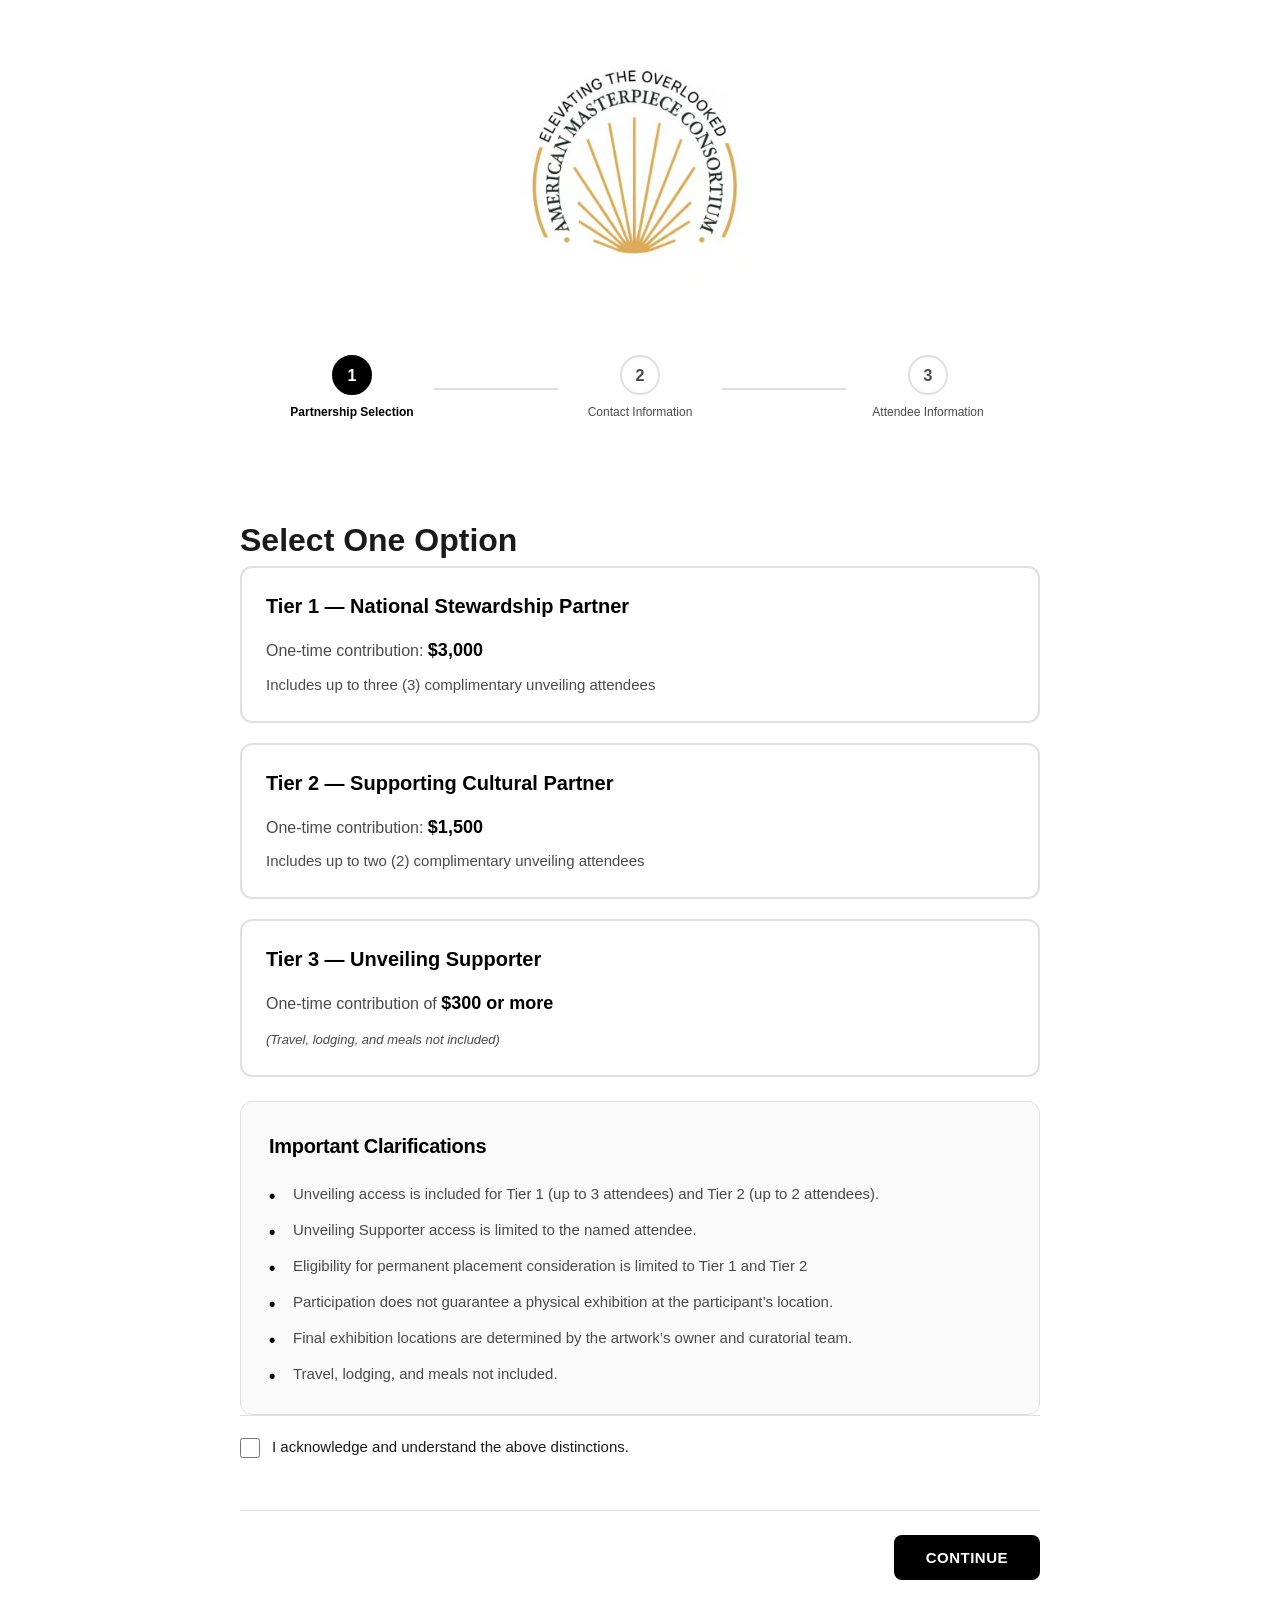
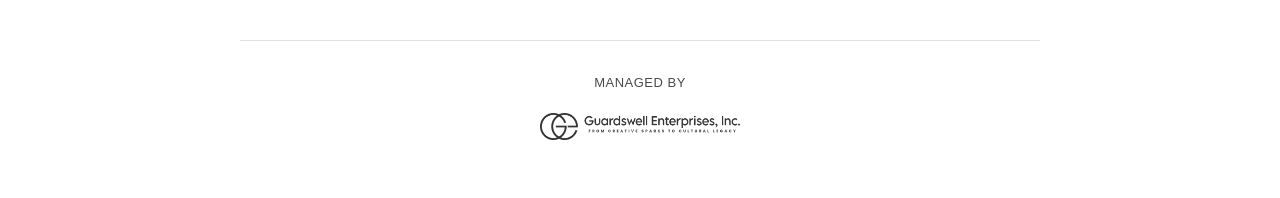
<file: index.html>
<!DOCTYPE html>
<html lang="en">
<head>
    <meta charset="UTF-8">
    <meta name="viewport" content="width=device-width, initial-scale=1.0">
    <title>American Masterpiece Consortium - Partnership Selection</title>
    <link rel="stylesheet" href="styles.css">
</head>
<body>
    <div class="container">
        <header class="header">
            <img src="main.png" alt="American Masterpiece Consortium Logo" class="logo">
        </header>
        
            <main class="main-content">
            
            <!-- Stepper Indicator -->
            <div class="stepper-container">
                <div class="stepper">
                    <div class="stepper-step active" data-step="1">
                        <div class="stepper-step-number">1</div>
                        <div class="stepper-step-label">Partnership Selection</div>
                    </div>
                    <div class="stepper-line"></div>
                    <div class="stepper-step" data-step="2">
                        <div class="stepper-step-number">2</div>
                        <div class="stepper-step-label">Contact Information</div>
                    </div>
                    <div class="stepper-line"></div>
                    <div class="stepper-step" data-step="3">
                        <div class="stepper-step-number">3</div>
                        <div class="stepper-step-label">Attendee Information</div>
                    </div>
                </div>
            </div>
            
            <form class="partnership-form" id="partnershipForm" action="https://script.google.com/macros/s/AKfycbwn_AMTMjYTkarMyiijdoewGpiWaveKV-SHeJxBOPFVyrRMs_uWhb8h7h4DnFNbCIA_EQ/exec" method="POST">
                <div class="hidden-content">
                    <input type="hidden" name="date" class="today">
                    <input type="hidden" name="order_ref" class="order_ref">
                    <input type="hidden" name="totalAmount" id="totalAmount" class="totalAmount">
                </div>
                <!-- Step 1: Partnership Selection -->
                <div class="form-step active" id="step1" data-step="1">
                    <h1>Select One Option</h1>
                    <div class="form-section">
                        <div class="tier-option">
                            <label class="tier-label">
                                <input type="radio" name="tier" value="tier1" class="tier-radio">
                                <div class="tier-content">
                                    <div class="tier-header">
                                        <span class="tier-name">Tier 1 — National Stewardship Partner</span>
                                    </div>
                                    <div class="tier-details">
                                        <p class="tier-contribution">One-time contribution: <strong>$3,000</strong></p>
                                        <p class="tier-benefit">Includes up to three (3) complimentary unveiling attendees</p>
                                    </div>
                                </div>
                            </label>
                        </div>
                        
                        <div class="tier-option">
                            <label class="tier-label">
                                <input type="radio" name="tier" value="tier2" class="tier-radio">
                                <div class="tier-content">
                                    <div class="tier-header">
                                        <span class="tier-name">Tier 2 — Supporting Cultural Partner</span>
                                    </div>
                                    <div class="tier-details">
                                        <p class="tier-contribution">One-time contribution: <strong>$1,500</strong></p>
                                        <p class="tier-benefit">Includes up to two (2) complimentary unveiling attendees</p>
                                    </div>
                                </div>
                            </label>
                        </div>
                        
                        <div class="tier-option">
                            <label class="tier-label">
                                <input type="radio" name="tier" value="tier3" class="tier-radio">
                                <div class="tier-content">
                                    <div class="tier-header">
                                        <span class="tier-name">Tier 3 — Unveiling Supporter</span>
                                    </div>
                                    <div class="tier-details">
                                        <p class="tier-contribution">One-time contribution of <strong>$300 or more</strong></p>
                                        <p class="tier-note">(Travel, lodging, and meals not included)</p>
                                    </div>
                                </div>
                            </label>
                        </div>
                        <div class="tier-error-message" id="tierError" style="display: none;">
                            Please select one of these.
                        </div>
                    </div>
                    
                    <!-- Tier 3 Contribution Amount Field -->
                    <div class="tier3-contribution-section" id="tier3ContributionSection" style="display: none;">
                        <div class="form-field">
                            <label for="contributionAmount" class="field-label">Contribution Amount</label>
                            <div class="contribution-input-wrapper">
                                <span class="contribution-prefix">$</span>
                                <input type="text" id="contributionAmount" name="contributionAmount" class="form-input required contribution-input number" placeholder="300" min="300">
                            </div>
                            <span class="error-message" id="contributionAmountError"></span>
                            <p class="field-hint">Minimum contribution: $300</p>
                        </div>
                    </div>
                    
                    <div class="clarifications-section">
                        <h2 class="clarifications-title">Important Clarifications</h2>
                        <ul class="clarifications-list">
                            <li>Unveiling access is included for Tier 1 (up to 3 attendees) and Tier 2 (up to 2 attendees).</li>
                            <li>Unveiling Supporter access is limited to the named attendee.</li>
                            <li>Eligibility for permanent placement consideration is limited to Tier 1 and Tier 2</li>
                            <li>Participation does not guarantee a physical exhibition at the participant’s location.</li>
                            <li>Final exhibition locations are determined by the artwork’s owner and curatorial team.</li>
                            <li>Travel, lodging, and meals not included.</li>
                        </ul>
                    </div>
                    
                    <div class="acknowledgment-section">
                        <label class="acknowledgment-label">
                            <input type="checkbox" name="acknowledgment" class="acknowledgment-checkbox">
                            <span class="acknowledgment-text">I acknowledge and understand the above distinctions.</span>
                        </label>
                        <span class="error-message" id="acknowledgmentError"></span>
                    </div>
                    
                    <div class="step-actions">
                        <button type="button" class="step-next-btn" id="nextStep1">Continue</button>
                    </div>
                </div>
                
                <!-- Step 2: Contact Information -->
                <div class="form-step" id="step2" data-step="2" style="display: none;">
                    <div class="contact-fields-section" id="contactFields">
                        <div class="form-field">
                            <label for="institutionName" class="field-label">Institution / Organization Name</label>
                            <input type="text" id="institutionName" name="institutionName" class="form-input required">
                            <span class="error-message" id="institutionNameError"></span>
                        </div>
                        
                        <div class="form-field">
                            <label for="contactName" class="field-label">Primary Contact Name & Title</label>
                            <input type="text" id="contactName" name="contactName" class="form-input required">
                            <span class="error-message" id="contactNameError"></span>
                        </div>
                        
                        <div class="form-field">
                            <label for="email" class="field-label">Email Address</label>
                            <input type="text" id="email" name="email" class="form-input required email">
                            <span class="error-message" id="emailError"></span>
                        </div>
                        
                        <div class="form-field">
                            <label for="phone" class="field-label">Phone Number</label>
                            <input type="text" id="phone" name="phone" class="form-input required number">
                            <span class="error-message" id="phoneError"></span>
                        </div>
                        
                        <div class="form-field">
                            <label for="street" class="field-label">Street Address</label>
                            <input type="text" id="street" name="street" class="form-input required">
                            <span class="error-message" id="streetError"></span>
                        </div>
                        
                        <div class="form-field">
                            <label for="city" class="field-label">City</label>
                            <input type="text" id="city" name="city" class="form-input required">
                            <span class="error-message" id="cityError"></span>
                        </div>
                        
                        <div class="form-field">
                            <label for="state" class="field-label">State</label>
                            <input type="text" id="state" name="state" class="form-input required">
                            <span class="error-message" id="stateError"></span>
                        </div>
                        
                        <div class="form-field">
                            <label for="zipCode" class="field-label">Zip Code</label>
                            <input type="text" id="zipCode" name="zipCode" class="form-input required">
                            <span class="error-message" id="zipCodeError"></span>
                        </div>
                    </div>
                    
                    <div class="step-actions">
                        <button type="button" class="step-prev-btn" id="prevStep2">Previous</button>
                        <button type="button" class="step-next-btn" id="nextStep2">Continue</button>
                    </div>
                </div>
                
                <!-- Step 3: Attendee Information -->
                <div class="form-step" id="step3" data-step="3" style="display: none;">
                    <div class="attendee-section" id="attendeeSection">
                        <h2 class="attendee-title">Attendee Information</h2>
                        
                        <div class="attendee-info-banner">
                            <div class="attendee-info-icon">
                                <svg width="20" height="20" viewBox="0 0 20 20" fill="none" xmlns="http://www.w3.org/2000/svg">
                                    <path d="M10 18C14.4183 18 18 14.4183 18 10C18 5.58172 14.4183 2 10 2C5.58172 2 2 5.58172 2 10C2 14.4183 5.58172 18 10 18Z" stroke="currentColor" stroke-width="2" stroke-linecap="round" stroke-linejoin="round"/>
                                    <path d="M10 6V10" stroke="currentColor" stroke-width="2" stroke-linecap="round" stroke-linejoin="round"/>
                                    <path d="M10 14H10.01" stroke="currentColor" stroke-width="2" stroke-linecap="round" stroke-linejoin="round"/>
                                </svg>
                            </div>
                            <div class="attendee-info-text">
                                <strong>Important:</strong> Please use names exactly as they appear on state-issued driver's license or non-driver ID card.
                            </div>
                        </div>
                        
                        <div class="attendee-header">
                            <div class="attendee-header-col">Names of Attendees</div>
                            <div class="attendee-header-col">Title/Position within Organization</div>
                        </div>
                        
                        <div class="attendee-fields" id="attendeeFields">
                            <!-- Attendee fields will be dynamically generated here -->
                        </div>
                        
                        <div class="add-attendee-container" id="addAttendeeContainer" style="display: none;">
                            <button type="button" class="add-attendee-btn" id="addAttendeeBtn">
                                <svg width="20" height="20" viewBox="0 0 20 20" fill="none" xmlns="http://www.w3.org/2000/svg">
                                    <path d="M10 4V16M4 10H16" stroke="currentColor" stroke-width="2" stroke-linecap="round"/>
                                </svg>
                                Add Another Attendee
                            </button>
                        </div>
                        
                        <!-- Additional Attendees Section -->
                        <div class="additional-attendee-section" id="additionalAttendeeSection" style="display: none;">
                            <div class="additional-attendee-header">
                                <h3 class="additional-attendee-title">Additional Attendees</h3>
                                <p class="additional-attendee-description">You've reached the maximum number of complimentary attendees. Additional attendees may be added at $300 per person.</p>
                            </div>
                            
                            <div class="attendee-fields" id="additionalAttendeeFields">
                                <!-- Additional attendee fields will be dynamically generated here -->
                            </div>
                            
                            <div class="add-attendee-container">
                                <button type="button" class="add-attendee-btn" id="addAdditionalAttendeeBtn">
                                    <svg width="20" height="20" viewBox="0 0 20 20" fill="none" xmlns="http://www.w3.org/2000/svg">
                                        <path d="M10 4V16M4 10H16" stroke="currentColor" stroke-width="2" stroke-linecap="round"/>
                                    </svg>
                                    Add Additional Attendee ($300)
                                </button>
                            </div>
                            
                            <div class="cost-summary" id="additionalCostSummary" style="display: none;">
                                <!-- Cost summary will be displayed here -->
                            </div>
                        </div>
                    </div>
                    
                    <div class="step-actions">
                        <button type="button" class="step-prev-btn" id="prevStep3">Previous</button>
                        <button type="button" class="submit-button btn-submit">Submit</button>
                    </div>
                </div>
            </form>
        </main>
        
        <!-- Footer -->
        <footer class="footer">
            <div class="footer-content">
                <p class="footer-text">Managed by</p>
                <img src="sub-log.png" alt="Guardswell Enterprises, Inc." class="footer-logo">
                <!-- <p class="footer-company">Guardswell Enterprises, Inc.</p> -->
            </div>
        </footer>
    </div>
    
    <!-- Success Modal -->
    <div id="successModal" class="success-modal" style="display: none;">
        <div class="success-modal-overlay"></div>
        <div class="success-modal-content">
            <div class="success-icon">
                <svg width="64" height="64" viewBox="0 0 64 64" fill="none" xmlns="http://www.w3.org/2000/svg">
                    <circle cx="32" cy="32" r="32" fill="#22c55e"/>
                    <path d="M20 32L28 40L44 24" stroke="white" stroke-width="4" stroke-linecap="round" stroke-linejoin="round"/>
                </svg>
            </div>
            <h2 class="success-title">Successfully Submitted!</h2>
            <p class="success-message" id="successMessage">Thank you for your partnership selection. Your form has been submitted successfully.</p>
            <button type="button" class="success-close-btn" id="closeSuccessModal">Close</button>
        </div>
    </div>
    
    <script src="https://code.jquery.com/jquery-3.7.1.min.js"></script>
    <script src="script.js"></script>
</body>
</html>
</file>
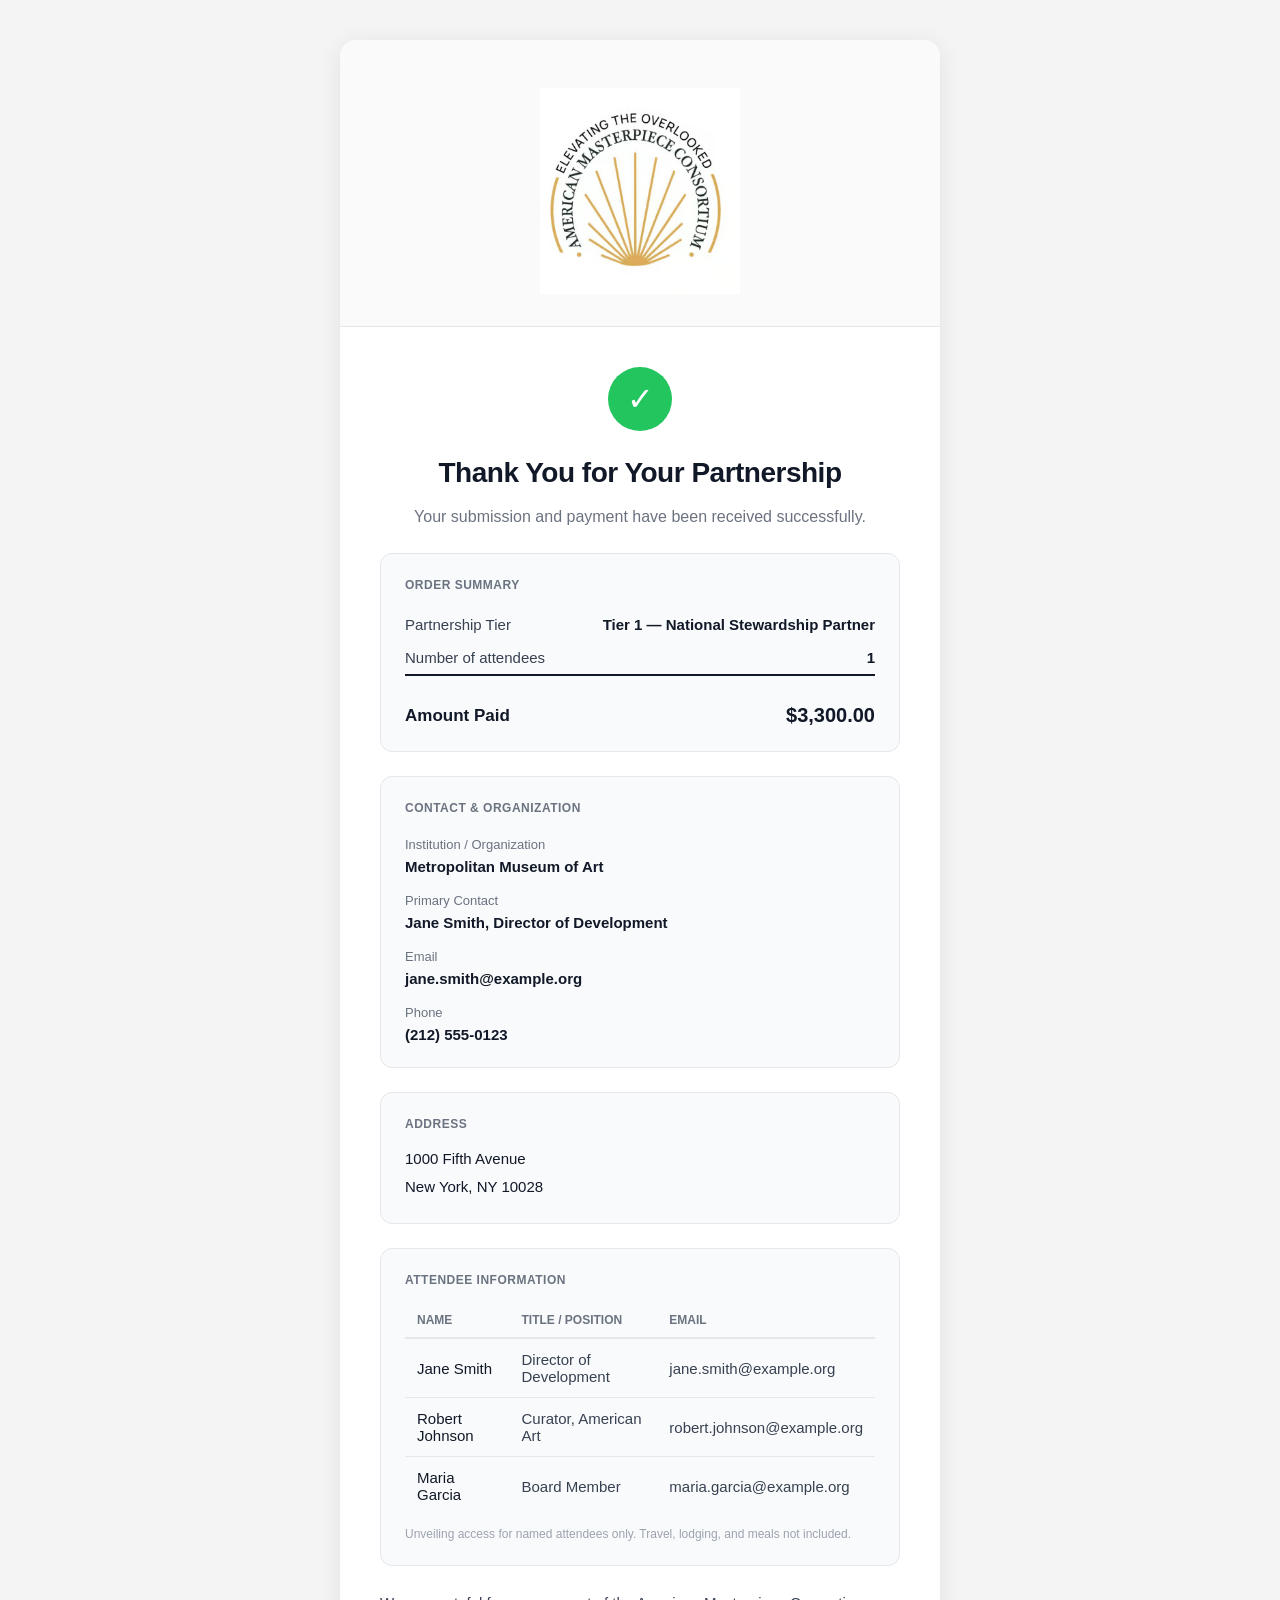
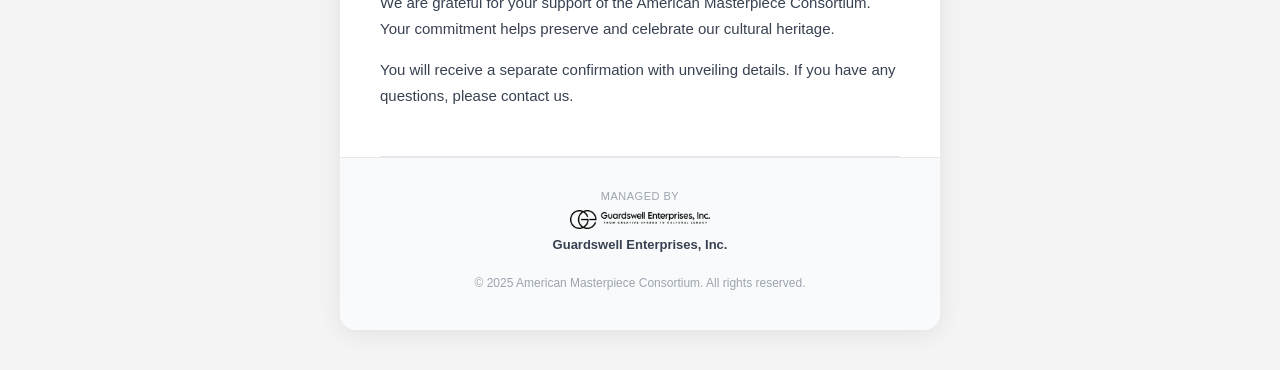
<file: email-confirmation.html>
<!DOCTYPE html>
<!--
  Email Confirmation - American Masterpiece Consortium
  Logos: main.png (header), sub-log.png (footer). When sending via PHP, replace
  logo src with full URL (e.g. https://yoursite.com/main.png) so they load in email.
  Replace {{...}} placeholders with actual form data when sending.
-->
<html lang="en">
<head>
    <meta charset="UTF-8">
    <meta name="viewport" content="width=device-width, initial-scale=1.0">
    <meta http-equiv="X-UA-Compatible" content="IE=edge">
    <title>Partnership Confirmation - American Masterpiece Consortium</title>
</head>
<body style="margin: 0; padding: 0; background-color: #f4f4f5; font-family: -apple-system, BlinkMacSystemFont, 'Segoe UI', Roboto, 'Helvetica Neue', Arial, sans-serif;">
    <table role="presentation" cellpadding="0" cellspacing="0" border="0" width="100%" style="background-color: #f4f4f5;">
        <tr>
            <td align="center" style="padding: 40px 20px;">
                <table role="presentation" cellpadding="0" cellspacing="0" border="0" width="600" style="max-width: 600px; width: 100%; background-color: #ffffff; border-radius: 16px; box-shadow: 0 4px 24px rgba(0, 0, 0, 0.08); overflow: hidden;">
                    
                    <!-- Header with main logo -->
                    <tr>
                        <td align="center" style="padding: 48px 40px 32px 40px; background-color: #fafafa; border-bottom: 1px solid #e5e7eb;">
                            <img src="main.png" alt="American Masterpiece Consortium" width="200" style="display: block; max-width: 200px; height: auto; border: 0; outline: none; text-decoration: none;">
                            <!-- <p style="margin: 16px 0 0 0; font-size: 12px; color: #6b7280; letter-spacing: 0.5px; text-transform: uppercase;">Partnership Confirmation</p> -->
                            <!-- <p style="margin: 4px 0 0 0; font-size: 13px; color: #9ca3af;">Reference: 30125 01 25 1430 · 30/1/2025</p> -->
                        </td>
                    </tr>
                    
                    <!-- Success block -->
                    <tr>
                        <td align="center" style="padding: 40px 40px 24px 40px;">
                            <table role="presentation" cellpadding="0" cellspacing="0" border="0" align="center">
                                <tr>
                                    <td align="center" style="width: 64px; height: 64px; background-color: #22c55e; border-radius: 50%;">
                                        <span style="font-size: 32px; line-height: 64px; color: #ffffff;">✓</span>
                                    </td>
                                </tr>
                            </table>
                            <h1 style="margin: 24px 0 0 0; font-size: 28px; font-weight: 700; color: #111827; letter-spacing: -0.5px; line-height: 1.3;">Thank You for Your Partnership</h1>
                            <p style="margin: 12px 0 0 0; font-size: 16px; color: #6b7280; line-height: 1.6;">Your submission and payment have been received successfully.</p>
                        </td>
                    </tr>
                    
                    <!-- Order Summary -->
                    <tr>
                        <td style="padding: 0 40px 24px 40px;">
                            <table role="presentation" cellpadding="0" cellspacing="0" border="0" width="100%" style="background-color: #f9fafb; border-radius: 12px; border: 1px solid #e5e7eb;">
                                <tr>
                                    <td style="padding: 24px;">
                                        <p style="margin: 0 0 16px 0; font-size: 12px; font-weight: 600; color: #6b7280; letter-spacing: 0.5px; text-transform: uppercase;">Order Summary</p>
                                        <table role="presentation" cellpadding="0" cellspacing="0" border="0" width="100%">
                                            <tr>
                                                <td style="padding: 8px 0; font-size: 15px; color: #374151;">Partnership Tier</td>
                                                <td align="right" style="padding: 8px 0; font-size: 15px; font-weight: 600; color: #111827;">Tier 1 — National Stewardship Partner</td>
                                            </tr>
                                            <tr>
                                                <td style="padding: 8px 0; font-size: 15px; color: #374151;">Number of attendees</td>
                                                <td align="right" style="padding: 8px 0; font-size: 15px; font-weight: 600; color: #111827;">1</td>
                                            </tr>
                                            <tr>
                                                <td colspan="2" style="padding: 16px 0 0 0; border-top: 2px solid #111827;"></td>
                                            </tr>
                                            <tr>
                                                <td style="padding: 12px 0 0 0; font-size: 17px; font-weight: 700; color: #111827;">Amount Paid</td>
                                                <td align="right" style="padding: 12px 0 0 0; font-size: 20px; font-weight: 700; color: #111827;">$3,300.00</td>
                                            </tr>
                                        </table>
                                    </td>
                                </tr>
                            </table>
                        </td>
                    </tr>
                    
                    <!-- Contact & Organization -->
                    <tr>
                        <td style="padding: 0 40px 24px 40px;">
                            <table role="presentation" cellpadding="0" cellspacing="0" border="0" width="100%" style="background-color: #f9fafb; border-radius: 12px; border: 1px solid #e5e7eb;">
                                <tr>
                                    <td style="padding: 24px;">
                                        <p style="margin: 0 0 16px 0; font-size: 12px; font-weight: 600; color: #6b7280; letter-spacing: 0.5px; text-transform: uppercase;">Contact & Organization</p>
                                        <table role="presentation" cellpadding="0" cellspacing="0" border="0" width="100%">
                                            <tr>
                                                <td style="padding: 6px 0; font-size: 13px; color: #6b7280;">Institution / Organization</td>
                                            </tr>
                                            <tr>
                                                <td style="padding: 0 0 12px 0; font-size: 15px; font-weight: 600; color: #111827;">Metropolitan Museum of Art</td>
                                            </tr>
                                            <tr>
                                                <td style="padding: 6px 0; font-size: 13px; color: #6b7280;">Primary Contact</td>
                                            </tr>
                                            <tr>
                                                <td style="padding: 0 0 12px 0; font-size: 15px; font-weight: 600; color: #111827;">Jane Smith, Director of Development</td>
                                            </tr>
                                            <tr>
                                                <td style="padding: 6px 0; font-size: 13px; color: #6b7280;">Email</td>
                                            </tr>
                                            <tr>
                                                <td style="padding: 0 0 12px 0; font-size: 15px; font-weight: 600; color: #111827;"><a href="mailto:jane.smith@example.org" style="color: #111827; text-decoration: none;">jane.smith@example.org</a></td>
                                            </tr>
                                            <tr>
                                                <td style="padding: 6px 0; font-size: 13px; color: #6b7280;">Phone</td>
                                            </tr>
                                            <tr>
                                                <td style="padding: 0 0 0 0; font-size: 15px; font-weight: 600; color: #111827;">(212) 555-0123</td>
                                            </tr>
                                        </table>
                                    </td>
                                </tr>
                            </table>
                        </td>
                    </tr>
                    
                    <!-- Address -->
                    <tr>
                        <td style="padding: 0 40px 24px 40px;">
                            <table role="presentation" cellpadding="0" cellspacing="0" border="0" width="100%" style="background-color: #f9fafb; border-radius: 12px; border: 1px solid #e5e7eb;">
                                <tr>
                                    <td style="padding: 24px;">
                                        <p style="margin: 0 0 16px 0; font-size: 12px; font-weight: 600; color: #6b7280; letter-spacing: 0.5px; text-transform: uppercase;">Address</p>
                                        <p style="margin: 0; font-size: 15px; color: #111827; line-height: 1.6;">1000 Fifth Avenue</p>
                                        <p style="margin: 4px 0 0 0; font-size: 15px; color: #111827; line-height: 1.6;">New York, NY 10028</p>
                                    </td>
                                </tr>
                            </table>
                        </td>
                    </tr>
                    
                    <!-- Attendees -->
                    <tr>
                        <td style="padding: 0 40px 24px 40px;">
                            <table role="presentation" cellpadding="0" cellspacing="0" border="0" width="100%" style="background-color: #f9fafb; border-radius: 12px; border: 1px solid #e5e7eb;">
                                <tr>
                                    <td style="padding: 24px;">
                                        <p style="margin: 0 0 16px 0; font-size: 12px; font-weight: 600; color: #6b7280; letter-spacing: 0.5px; text-transform: uppercase;">Attendee Information</p>
                                        <table role="presentation" cellpadding="0" cellspacing="0" border="0" width="100%" style="border-collapse: collapse;">
                                            <tr style="border-bottom: 2px solid #e5e7eb;">
                                                <td style="padding: 10px 12px; font-size: 12px; font-weight: 600; color: #6b7280; text-transform: uppercase;">Name</td>
                                                <td style="padding: 10px 12px; font-size: 12px; font-weight: 600; color: #6b7280; text-transform: uppercase;">Title / Position</td>
                                                <td style="padding: 10px 12px; font-size: 12px; font-weight: 600; color: #6b7280; text-transform: uppercase;">Email</td>
                                            </tr>
                                            <tr style="border-bottom: 1px solid #e5e7eb;">
                                                <td style="padding: 12px; font-size: 15px; color: #111827;">Jane Smith</td>
                                                <td style="padding: 12px; font-size: 15px; color: #374151;">Director of Development</td>    
                                                <td style="padding: 12px; font-size: 15px; color: #374151;">jane.smith@example.org</td>    

                                            </tr>
                                            <tr style="border-bottom: 1px solid #e5e7eb;">
                                                <td style="padding: 12px; font-size: 15px; color: #111827;">Robert Johnson</td>
                                                <td style="padding: 12px; font-size: 15px; color: #374151;">Curator, American Art</td>
                                                <td style="padding: 12px; font-size: 15px; color: #374151;">robert.johnson@example.org</td>
                                            </tr>
                                            <tr>
                                                <td style="padding: 12px; font-size: 15px; color: #111827;">Maria Garcia</td>
                                                <td style="padding: 12px; font-size: 15px; color: #374151;">Board Member</td>
                                                <td style="padding: 12px; font-size: 15px; color: #374151;">maria.garcia@example.org</td>
                                            </tr>
                                        </table>
                                        <p style="margin: 12px 0 0 0; font-size: 12px; color: #9ca3af;">Unveiling access for named attendees only. Travel, lodging, and meals not included.</p>
                                    </td>
                                </tr>
                            </table>
                        </td>
                    </tr>
                    
                    <!-- Message -->
                    <tr>
                        <td style="padding: 0 40px 32px 40px;">
                            <p style="margin: 0 0 16px 0; font-size: 15px; color: #374151; line-height: 1.7;">We are grateful for your support of the American Masterpiece Consortium. Your commitment helps preserve and celebrate our cultural heritage.</p>
                            <p style="margin: 0 0 16px 0; font-size: 15px; color: #374151; line-height: 1.7;">You will receive a separate confirmation with unveiling details. If you have any questions, please contact us.</p>
                        </td>
                    </tr>
                    
                    <!-- Divider -->
                    <tr>
                        <td style="padding: 0 40px 0 40px;">
                            <table role="presentation" cellpadding="0" cellspacing="0" border="0" width="100%">
                                <tr>
                                    <td style="height: 1px; background-color: #e5e7eb;"></td>
                                </tr>
                            </table>
                        </td>
                    </tr>
                    
                    <!-- Footer with sub-logo -->
                    <tr>
                        <td align="center" style="padding: 32px 40px 40px 40px; background-color: #f9fafb; border-top: 1px solid #e5e7eb;">
                            <p style="margin: 0 0 8px 0; font-size: 11px; color: #9ca3af; text-transform: uppercase; letter-spacing: 0.5px;">Managed by</p>
                            <img src="sub-log.png" alt="Guardswell Enterprises, Inc." width="140" style="display: block; max-width: 140px; height: auto; margin: 0 auto 8px auto; border: 0; outline: none; text-decoration: none;">
                            <p style="margin: 0; font-size: 13px; font-weight: 600; color: #374151;">Guardswell Enterprises, Inc.</p>
                            <p style="margin: 24px 0 0 0; font-size: 12px; color: #9ca3af;">© 2025 American Masterpiece Consortium. All rights reserved.</p>
                        </td>
                    </tr>
                    
                </table>
            </td>
        </tr>
    </table>
</body>
</html>
</file>
<file: styles.css>
* {
    margin: 0;
    padding: 0;
    box-sizing: border-box;
}

:root {
    --primary-black: #000000;
    --text-black: #1a1a1a;
    --text-gray: #4a4a4a;
    --border-gray: #e0e0e0;
    --bg-light: #ffffff;
    --bg-section: #fafafa;
    --accent-hover: #f5f5f5;
    --shadow-sm: 0 2px 4px rgba(0, 0, 0, 0.05);
    --shadow-md: 0 4px 12px rgba(0, 0, 0, 0.08);
    --shadow-lg: 0 8px 24px rgba(0, 0, 0, 0.12);
    --transition: all 0.3s cubic-bezier(0.4, 0, 0.2, 1);
}

body {
    font-family: -apple-system, BlinkMacSystemFont, 'Segoe UI', Roboto, 'Helvetica Neue', Arial, sans-serif;
    background-color: var(--bg-light);
    color: var(--text-black);
    line-height: 1.6;
    min-height: 100vh;
    padding: 20px;
}

.container {
    max-width: 800px;
    margin: 0 auto;
    background-color: var(--bg-light);
}

.header {
    text-align: center;
    margin-bottom: 48px;
    padding-top: 20px;
}

.logo {
    width: 30%;
    height: auto;
    display: block;
    margin: 0 auto;
}

.main-content {
    width: 100%;
}

/* Stepper Styles */
.stepper-container {
    margin-bottom: 40px;
    padding: 20px 0;
}

.stepper {
    display: flex;
    align-items: center;
    justify-content: center;
    gap: 12px;
    max-width: 700px;
    margin: 0 auto;
}

.stepper-step {
    display: flex;
    flex-direction: column;
    align-items: center;
    gap: 8px;
    flex: 1;
    position: relative;
}

.stepper-step-number {
    width: 40px;
    height: 40px;
    border-radius: 50%;
    background-color: var(--bg-light);
    border: 2px solid var(--border-gray);
    display: flex;
    align-items: center;
    justify-content: center;
    font-size: 16px;
    font-weight: 600;
    color: var(--text-gray);
    transition: var(--transition);
    position: relative;
    z-index: 2;
}

.stepper-step.active .stepper-step-number {
    background-color: var(--primary-black);
    border-color: var(--primary-black);
    color: var(--bg-light);
}

.stepper-step.completed .stepper-step-number {
    background-color: var(--primary-black);
    border-color: var(--primary-black);
    color: transparent;
}

.stepper-step.completed .stepper-step-number::after {
    content: '✓';
    position: absolute;
    color: var(--bg-light);
    font-size: 18px;
    font-weight: 700;
    top: 50%;
    left: 50%;
    transform: translate(-50%, -50%);
}
.stepper-step-label {
    font-size: 12px;
    color: var(--text-gray);
    text-align: center;
    font-weight: 500;
    transition: var(--transition);
}

.stepper-step.active .stepper-step-label {
    color: var(--primary-black);
    font-weight: 600;
}

.stepper-line {
    flex: 1;
    height: 2px;
    background-color: var(--border-gray);
    margin: 0 8px;
    transition: var(--transition);
}

.stepper-line.completed {
    background-color: var(--primary-black);
}

/* Form Step Styles */
.form-step {
    display: none;
    animation: fadeIn 0.4s ease-out;
}

.form-step.active {
    display: block;
}

/* Step Actions */
.step-actions {
    display: flex;
    justify-content: space-between;
    gap: 16px;
    margin-top: 32px;
    padding-top: 24px;
    border-top: 1px solid var(--border-gray);
}

.step-next-btn,
.step-prev-btn {
    padding: 14px 32px;
    font-size: 15px;
    font-weight: 600;
    border: none;
    border-radius: 8px;
    cursor: pointer;
    transition: var(--transition);
    text-transform: uppercase;
    letter-spacing: 0.5px;
    min-width: 120px;
}

.step-next-btn {
    color: var(--bg-light);
    background-color: var(--primary-black);
    margin-left: auto;
}

.step-next-btn:hover {
    background-color: var(--text-black);
    box-shadow: var(--shadow-md);
    transform: translateY(-1px);
}

.step-next-btn:active {
    transform: translateY(0);
    box-shadow: var(--shadow-sm);
}

.step-next-btn:disabled {
    opacity: 0.5;
    cursor: not-allowed;
    transform: none;
}

.step-prev-btn {
    color: var(--primary-black);
    background-color: transparent;
    border: 2px solid var(--border-gray);
}

.step-prev-btn:hover {
    background-color: var(--bg-section);
    border-color: var(--primary-black);
}

.step-prev-btn:active {
    transform: scale(0.98);
}

.title {
    font-size: 32px;
    font-weight: 700;
    color: var(--primary-black);
    margin-bottom: 32px;
    text-align: center;
    letter-spacing: -0.5px;
}

.partnership-form {
    display: flex;
    flex-direction: column;
    gap: 32px;
}

.form-section {
    display: flex;
    flex-direction: column;
    gap: 20px;
}

.tier-option {
    position: relative;
}

.tier-label {
    display: block;
    cursor: pointer;
    transition: var(--transition);
}

.tier-radio {
    position: absolute;
    opacity: 0;
    pointer-events: none;
}

.tier-content {
    border: 2px solid var(--border-gray);
    border-radius: 12px;
    padding: 24px;
    background-color: var(--bg-light);
    transition: var(--transition);
    position: relative;
}

.tier-label:hover .tier-content {
    border-color: var(--primary-black);
    background-color: var(--accent-hover);
    box-shadow: var(--shadow-md);
}

.tier-radio:checked + .tier-content {
    border-color: var(--primary-black);
    border-width: 3px;
    background-color: var(--bg-section);
    box-shadow: var(--shadow-lg);
}

.tier-radio:checked + .tier-content::before {
    content: '';
    position: absolute;
    top: 24px;
    right: 24px;
    width: 24px;
    height: 24px;
    border-radius: 50%;
    background-color: var(--primary-black);
    border: 4px solid var(--bg-light);
    box-shadow: 0 0 0 2px var(--primary-black);
}

.tier-header {
    margin-bottom: 16px;
}

.tier-name {
    font-size: 20px;
    font-weight: 600;
    color: var(--primary-black);
    display: block;
    line-height: 1.4;
}

.tier-details {
    display: flex;
    flex-direction: column;
    gap: 8px;
}

.tier-contribution {
    font-size: 16px;
    color: var(--text-gray);
    margin: 0;
}

.tier-contribution strong {
    color: var(--primary-black);
    font-weight: 700;
    font-size: 18px;
}

.tier-benefit {
    font-size: 15px;
    color: var(--text-gray);
    margin: 0;
}

.clarifications-section {
    background-color: var(--bg-section);
    border-radius: 12px;
    padding: 28px;
    border: 1px solid var(--border-gray);
    margin-top: 24px;
}

.clarifications-title {
    font-size: 20px;
    font-weight: 600;
    color: var(--primary-black);
    margin-bottom: 20px;
    letter-spacing: -0.3px;
}

.clarifications-list {
    list-style: none;
    padding: 0;
    display: flex;
    flex-direction: column;
    gap: 12px;
}

.clarifications-list li {
    font-size: 15px;
    color: var(--text-gray);
    line-height: 1.6;
    padding-left: 24px;
    position: relative;
}

.clarifications-list li::before {
    content: '•';
    position: absolute;
    left: 0;
    color: var(--primary-black);
    font-weight: 700;
    font-size: 18px;
}

.acknowledgment-section {
    padding: 20px 0;
    border-top: 1px solid var(--border-gray);
}

.acknowledgment-label {
    display: flex;
    align-items: flex-start;
    cursor: pointer;
    gap: 12px;
    transition: var(--transition);
}

.acknowledgment-label:hover {
    opacity: 0.8;
}

.acknowledgment-checkbox {
    width: 20px;
    height: 20px;
    min-width: 20px;
    margin-top: 2px;
    cursor: pointer;
    accent-color: var(--primary-black);
    border: 2px solid var(--border-gray);
    border-radius: 4px;
}

.acknowledgment-checkbox:checked {
    background-color: var(--primary-black);
    border-color: var(--primary-black);
}

.acknowledgment-text {
    font-size: 15px;
    color: var(--text-black);
    line-height: 1.5;
    flex: 1;
}

.acknowledgment-section .error-message {
    margin-top: 8px;
    margin-left: 32px;
}

/* Acknowledgment fields layout (checkbox + initials) */
.acknowledgment-fields {
    display: flex;
    flex-wrap: wrap;
    align-items: center;
    gap: 20px;
}

.acknowledgment-full-label {
    align-items: flex-start;
    flex: 1;
    min-width: 0;
}

.acknowledgment-full-label .acknowledgment-checkbox {
    margin-top: 3px;
}

@media (max-width: 768px) {
    .acknowledgment-fields {
        flex-direction: column;
        align-items: flex-start;
    }
}

.tier-error-message {
    color: #dc2626;
    font-size: 14px;
    font-weight: 500;
    margin-top: 12px;
    padding: 12px 16px;
    background-color: #fef2f2;
    border-left: 3px solid #dc2626;
    border-radius: 4px;
    animation: slideDown 0.3s ease-out;
}

@keyframes slideDown {
    from {
        opacity: 0;
        transform: translateY(-10px);
    }
    to {
        opacity: 1;
        transform: translateY(0);
    }
}

.contact-fields-section {
    display: flex;
    flex-direction: column;
    gap: 24px;
    padding: 32px;
    background-color: var(--bg-section);
    border-radius: 12px;
    border: 1px solid var(--border-gray);
    animation: fadeIn 0.4s ease-out;
}

@keyframes fadeIn {
    from {
        opacity: 0;
        transform: translateY(20px);
    }
    to {
        opacity: 1;
        transform: translateY(0);
    }
}

.form-field {
    display: flex;
    flex-direction: column;
    gap: 8px;
}

.field-label {
    font-size: 15px;
    font-weight: 600;
    color: var(--primary-black);
    letter-spacing: -0.2px;
}

.required-asterisk {
    color: #dc2626;
    font-weight: 700;
    margin-left: 2px;
}

.form-input {
    width: 100%;
    padding: 14px 16px;
    font-size: 15px;
    color: var(--text-black);
    background-color: var(--bg-light);
    border: 2px solid var(--border-gray);
    border-radius: 8px;
    transition: var(--transition);
    font-family: inherit;
}

.form-input:focus {
    outline: none;
    border-color: var(--primary-black);
    box-shadow: 0 0 0 3px rgba(0, 0, 0, 0.1);
}

.form-input.error {
    border-color: #dc2626;
    box-shadow: 0 0 0 3px rgba(220, 38, 38, 0.1);
}

.form-input.error:focus {
    border-color: #dc2626;
    box-shadow: 0 0 0 3px rgba(220, 38, 38, 0.2);
}

.form-input::placeholder {
    color: #9ca3af;
}

/* Tier 3 Contribution Section */
.tier3-contribution-section {
    margin-top: 24px;
    padding: 24px;
    background-color: var(--bg-section);
    border-radius: 12px;
    border: 1px solid var(--border-gray);
    animation: fadeIn 0.4s ease-out;
}

.contribution-input-wrapper {
    position: relative;
    display: flex;
    align-items: center;
}

.contribution-prefix {
    position: absolute;
    left: 16px;
    font-size: 15px;
    font-weight: 600;
    color: var(--text-black);
    z-index: 1;
}

.contribution-input {
    padding-left: 32px !important;
    font-size: 16px;
    font-weight: 600;
}

.field-hint {
    font-size: 13px;
    color: var(--text-gray);
    margin-top: 6px;
    font-style: italic;
}

.tier-note {
    font-size: 13px;
    color: var(--text-gray);
    margin: 4px 0 0 0;
    font-style: italic;
}

/* Mobile Responsive for Tier 3 Contribution */
@media (max-width: 768px) {
    .tier3-contribution-section {
        padding: 20px;
    }
    
    .contribution-prefix {
        left: 14px;
        font-size: 14px;
    }
    
    .contribution-input {
        padding-left: 28px !important;
        font-size: 15px;
    }
    
    .field-hint {
        font-size: 12px;
    }
}

.error-message {
    display: none;
    color: #dc2626;
    font-size: 13px;
    font-weight: 500;
    margin-top: 6px;
    line-height: 1.4;
}

.attendee-section {
    display: flex;
    flex-direction: column;
    gap: 24px;
    padding: 32px;
    background-color: var(--bg-section);
    border-radius: 12px;
    border: 1px solid var(--border-gray);
    animation: fadeIn 0.4s ease-out;
}

.attendee-title {
    font-size: 20px;
    font-weight: 600;
    color: var(--primary-black);
    margin: 0 0 20px 0;
    letter-spacing: -0.3px;
}

.attendee-subtitle {
    font-size: 14px;
    color: var(--text-gray);
    margin: -8px 0 0 0;
    font-style: italic;
}

.attendee-info-banner {
    display: flex;
    align-items: flex-start;
    gap: 12px;
    padding: 16px 20px;
    background: linear-gradient(135deg, #fef3c7 0%, #fde68a 100%);
    border: 2px solid #f59e0b;
    border-radius: 8px;
    margin-bottom: 24px;
    box-shadow: 0 2px 8px rgba(245, 158, 11, 0.15);
    animation: fadeIn 0.4s ease-out;
}

.attendee-info-icon {
    display: flex;
    align-items: center;
    justify-content: center;
    flex-shrink: 0;
    width: 24px;
    height: 24px;
    color: #d97706;
    margin-top: 2px;
}

.attendee-info-icon svg {
    width: 20px;
    height: 20px;
}

.attendee-info-text {
    flex: 1;
    font-size: 14px;
    color: #92400e;
    line-height: 1.6;
    margin: 0;
}

.attendee-info-text strong {
    font-weight: 700;
    color: #78350f;
}

.attendee-header {
    display: grid;
    grid-template-columns: 1fr 1fr 1fr;
    gap: 16px;
    padding-bottom: 12px;
    border-bottom: 2px solid var(--border-gray);
    margin-top: 8px;
}

.attendee-header-col {
    font-size: 14px;
    font-weight: 600;
    color: var(--primary-black);
    text-transform: uppercase;
    letter-spacing: 0.5px;
}

.attendee-fields {
    display: flex;
    flex-direction: column;
    gap: 16px;
}

.attendee-row {
    display: grid;
    grid-template-columns: 1fr 1fr 1fr auto;
    gap: 16px;
    align-items: start;
}

.attendee-number {
    font-size: 15px;
    font-weight: 600;
    color: var(--text-black);
    margin-bottom: 8px;
    grid-column: 1 / -1;
}

.attendee-input-group {
    display: flex;
    flex-direction: column;
    gap: 6px;
}

.attendee-input-group .error-message {
    margin-top: 4px;
}

.attendee-input-label {
    font-size: 13px;
    color: var(--text-gray);
    font-weight: 500;
}

.attendee-input {
    width: 100%;
    padding: 12px 14px;
    font-size: 14px;
    color: var(--text-black);
    background-color: var(--bg-light);
    border: 2px solid var(--border-gray);
    border-radius: 8px;
    transition: var(--transition);
    font-family: inherit;
}

.attendee-input:focus {
    outline: none;
    border-color: var(--primary-black);
    box-shadow: 0 0 0 3px rgba(0, 0, 0, 0.1);
}

.attendee-input.error {
    border-color: #dc2626;
    box-shadow: 0 0 0 3px rgba(220, 38, 38, 0.1);
}

.attendee-input.error:focus {
    border-color: #dc2626;
    box-shadow: 0 0 0 3px rgba(220, 38, 38, 0.2);
}

.attendee-input::placeholder {
    color: #9ca3af;
}

.attendee-actions {
    display: flex;
    align-items: flex-start;
    padding-top: 28px;
}

.attendee-delete-btn {
    display: flex;
    align-items: center;
    justify-content: center;
    width: 36px;
    height: 36px;
    padding: 0;
    background-color: transparent;
    border: 2px solid var(--border-gray);
    border-radius: 8px;
    cursor: pointer;
    color: var(--text-gray);
    transition: var(--transition);
    flex-shrink: 0;
}

.attendee-delete-btn:hover {
    background-color: #fef2f2;
    border-color: #dc2626;
    color: #dc2626;
}

.attendee-delete-btn:active {
    transform: scale(0.95);
}

.add-attendee-container {
    grid-column: 1 / -1;
    margin-top: 8px;
}

.add-attendee-btn {
    display: flex;
    align-items: center;
    justify-content: center;
    gap: 8px;
    padding: 12px 20px;
    font-size: 14px;
    font-weight: 600;
    color: var(--primary-black);
    background-color: transparent;
    border: 2px dashed var(--border-gray);
    border-radius: 8px;
    cursor: pointer;
    transition: var(--transition);
    width: 100%;
}

.add-attendee-btn:hover {
    background-color: var(--bg-section);
    border-color: var(--primary-black);
    border-style: solid;
}

.add-attendee-btn:active {
    transform: scale(0.98);
}

.add-attendee-btn svg {
    flex-shrink: 0;
}

.form-actions {
    padding-top: 8px;
}

.submit-button {
    width: 100%;
    padding: 16px 32px;
    font-size: 16px;
    font-weight: 600;
    color: var(--bg-light);
    background-color: var(--primary-black);
    border: none;
    border-radius: 8px;
    cursor: pointer;
    transition: var(--transition);
    text-transform: uppercase;
    letter-spacing: 0.5px;
}

.submit-button:hover {
    background-color: var(--text-black);
    box-shadow: var(--shadow-md);
    transform: translateY(-1px);
}

.submit-button:active {
    transform: translateY(0);
    box-shadow: var(--shadow-sm);
}

.submit-button:disabled {
    opacity: 0.5;
    cursor: not-allowed;
    transform: none;
}

/* Mobile Responsive Styles */
@media (max-width: 768px) {
    body {
        padding: 16px;
    }
    
    .logo {
        width: 50%;
    }
    
    .header {
        margin-bottom: 32px;
        padding-top: 10px;
    }
    
    .stepper-container {
        margin-bottom: 32px;
        padding: 16px 0;
    }
    
    .stepper-step-number {
        width: 36px;
        height: 36px;
        font-size: 14px;
    }
    
    .stepper-step-label {
        font-size: 11px;
    }
    
    .stepper-line {
        margin: 0 4px;
    }
    
    .step-actions {
        flex-direction: column;
        gap: 12px;
    }
    
    .step-next-btn,
    .step-prev-btn {
        width: 100%;
        margin-left: 0;
    }
    
    .title {
        font-size: 24px;
        margin-bottom: 24px;
    }
    
    .partnership-form {
        gap: 24px;
    }
    
    .tier-content {
        padding: 20px;
    }
    
    .tier-name {
        font-size: 18px;
    }
    
    .tier-contribution {
        font-size: 15px;
    }
    
    .tier-contribution strong {
        font-size: 17px;
    }
    
    .tier-benefit {
        font-size: 14px;
    }
    
    .clarifications-section {
        padding: 20px;
    }
    
    .clarifications-title {
        font-size: 18px;
        margin-bottom: 16px;
    }
    
    .clarifications-list li {
        font-size: 14px;
        padding-left: 20px;
    }
    
    .acknowledgment-text {
        font-size: 14px;
    }
    
    .contact-fields-section {
        padding: 24px;
        gap: 20px;
    }
    
    .attendee-section {
        padding: 24px;
        gap: 20px;
    }
    
    .attendee-info-banner {
        padding: 14px 16px;
        gap: 10px;
        margin-bottom: 20px;
    }
    
    .attendee-info-icon {
        width: 20px;
        height: 20px;
    }
    
    .attendee-info-icon svg {
        width: 18px;
        height: 18px;
    }
    
    .attendee-info-text {
        font-size: 13px;
    }
    
    .attendee-header {
        gap: 12px;
    }
    
    .attendee-row {
        grid-template-columns: 1fr;
        gap: 12px;
    }
    
    .form-input {
        padding: 12px 14px;
        font-size: 14px;
    }
    
    .attendee-input {
        padding: 10px 12px;
        font-size: 13px;
    }
    
    .field-label {
        font-size: 14px;
    }
    
    .attendee-title {
        font-size: 18px;
    }
    
    .attendee-header {
        grid-template-columns: 1fr;
        gap: 8px;
    }
    
    .attendee-actions {
        padding-top: 0;
        margin-top: 8px;
        justify-content: flex-end;
    }
    
    .attendee-number {
        margin-bottom: 4px;
    }
    
    .submit-button {
        padding: 14px 24px;
        font-size: 15px;
    }
    
    .tier-radio:checked + .tier-content::before {
        top: 20px;
        right: 20px;
        width: 20px;
        height: 20px;
        border-width: 3px;
    }
}

@media (max-width: 480px) {
    .title {
        font-size: 22px;
    }
    
    .tier-content {
        padding: 16px;
    }
    
    .tier-name {
        font-size: 16px;
    }
    
    .clarifications-section {
        padding: 16px;
    }
    
    .clarifications-title {
        font-size: 17px;
    }
    
    .attendee-section {
        padding: 16px;
    }
    
    .attendee-title {
        font-size: 17px;
    }
}

.alert-danger {
    color: #dc2626;
    font-size: 14px;
    font-weight: 500;
    margin-top: 6px;
    line-height: 1.4;
}

/* Success Modal Styles */
.success-modal {
    display: none;
    position: fixed;
    top: 0;
    left: 0;
    width: 100%;
    height: 100%;
    z-index: 10000;
    align-items: center;
    justify-content: center;
    animation: fadeIn 0.3s ease-out;
}

.success-modal.show,
.success-modal[style*="display: block"],
.success-modal[style*="display:flex"],
.success-modal[style*="display: flex"] {
    display: flex !important;
}

.success-modal-overlay {
    position: absolute;
    top: 0;
    left: 0;
    width: 100%;
    height: 100%;
    background-color: rgba(0, 0, 0, 0.6);
    backdrop-filter: blur(4px);
}

.success-modal-content {
    position: relative;
    background-color: var(--bg-light);
    border-radius: 16px;
    padding: 48px 40px;
    max-width: 500px;
    width: 90%;
    box-shadow: var(--shadow-lg);
    text-align: center;
    animation: slideUp 0.4s ease-out;
    z-index: 10001;
}

@keyframes slideUp {
    from {
        opacity: 0;
        transform: translateY(30px) scale(0.95);
    }
    to {
        opacity: 1;
        transform: translateY(0) scale(1);
    }
}

.success-icon {
    margin: 0 auto 24px;
    width: 80px;
    height: 80px;
    display: flex;
    align-items: center;
    justify-content: center;
    animation: scaleIn 0.5s ease-out 0.2s both;
}

@keyframes scaleIn {
    from {
        transform: scale(0);
        opacity: 0;
    }
    to {
        transform: scale(1);
        opacity: 1;
    }
}

.success-title {
    font-size: 28px;
    font-weight: 700;
    color: var(--primary-black);
    margin: 0 0 16px 0;
    letter-spacing: -0.5px;
}

.success-message {
    font-size: 16px;
    color: var(--text-gray);
    line-height: 1.6;
    margin: 0 0 32px 0;
    white-space: pre-line;
}

.success-close-btn {
    padding: 14px 32px;
    font-size: 16px;
    font-weight: 600;
    color: var(--bg-light);
    background-color: var(--primary-black);
    border: none;
    border-radius: 8px;
    cursor: pointer;
    transition: var(--transition);
    text-transform: uppercase;
    letter-spacing: 0.5px;
    min-width: 150px;
}

.success-close-btn:hover {
    background-color: var(--text-black);
    box-shadow: var(--shadow-md);
    transform: translateY(-2px);
}

.success-close-btn:active {
    transform: translateY(0);
    box-shadow: var(--shadow-sm);
}

/* Mobile Responsive for Success Modal */
@media (max-width: 768px) {
    .success-modal-content {
        padding: 40px 24px;
        max-width: 90%;
    }
    
    .success-icon {
        width: 64px;
        height: 64px;
        margin-bottom: 20px;
    }
    
    .success-icon svg {
        width: 48px;
        height: 48px;
    }
    
    .success-title {
        font-size: 24px;
        margin-bottom: 12px;
    }
    
    .success-message {
        font-size: 14px;
        margin-bottom: 24px;
    }
    
    .success-close-btn {
        padding: 12px 24px;
        font-size: 14px;
        width: 100%;
    }
}

@media (max-width: 480px) {
    .success-modal-content {
        padding: 32px 20px;
    }
    
    .success-title {
        font-size: 22px;
    }
    
    .success-message {
        font-size: 13px;
    }
}

/* Additional Attendees Confirmation Card */
.additional-attendees-confirmation {
    grid-column: 1 / -1;
    margin-top: 16px;
    margin-bottom: 8px;
    padding: 20px;
    background: linear-gradient(135deg, #f0f9ff 0%, #e0f2fe 100%);
    border: 2px solid #0ea5e9;
    border-radius: 12px;
    box-shadow: 0 4px 12px rgba(14, 165, 233, 0.15);
    animation: slideIn 0.4s ease-out;
    transition: var(--transition);
}

.additional-attendees-confirmation.confirmed {
    background: linear-gradient(135deg, #f0fdf4 0%, #dcfce7 100%);
    border-color: #22c55e;
    box-shadow: 0 4px 12px rgba(34, 197, 94, 0.15);
}

@keyframes slideIn {
    from {
        opacity: 0;
        transform: translateY(-10px);
    }
    to {
        opacity: 1;
        transform: translateY(0);
    }
}

.confirmation-content {
    display: flex;
    flex-direction: column;
    gap: 16px;
}

.confirmation-icon {
    width: 48px;
    height: 48px;
    border-radius: 50%;
    background-color: #0ea5e9;
    display: flex;
    align-items: center;
    justify-content: center;
    color: white;
    flex-shrink: 0;
    box-shadow: 0 2px 8px rgba(14, 165, 233, 0.3);
}

.additional-attendees-confirmation.confirmed .confirmation-icon {
    background-color: #22c55e;
    box-shadow: 0 2px 8px rgba(34, 197, 94, 0.3);
}

.confirmation-text {
    flex: 1;
}

.confirmation-title {
    font-size: 16px;
    font-weight: 600;
    color: #0c4a6e;
    margin: 0 0 8px 0;
    line-height: 1.4;
}

.additional-attendees-confirmation.confirmed .confirmation-title {
    color: #166534;
}

.confirmation-message {
    font-size: 14px;
    color: #075985;
    margin: 0;
    line-height: 1.5;
}

.additional-attendees-confirmation.confirmed .confirmation-message {
    color: #15803d;
}

.confirmation-checkbox-label {
    display: flex;
    align-items: center;
    gap: 12px;
    cursor: pointer;
    padding: 12px;
    background-color: rgba(255, 255, 255, 0.6);
    border-radius: 8px;
    transition: var(--transition);
    margin-top: 4px;
}

.confirmation-checkbox-label:hover {
    background-color: rgba(255, 255, 255, 0.9);
    transform: translateX(4px);
}

.confirmation-checkbox {
    width: 20px;
    height: 20px;
    min-width: 20px;
    cursor: pointer;
    accent-color: #0ea5e9;
    border: 2px solid #0ea5e9;
    border-radius: 4px;
    flex-shrink: 0;
}

.confirmation-checkbox:checked {
    background-color: #0ea5e9;
    border-color: #0ea5e9;
}

.additional-attendees-confirmation.confirmed .confirmation-checkbox {
    accent-color: #22c55e;
    border-color: #22c55e;
}

.additional-attendees-confirmation.confirmed .confirmation-checkbox:checked {
    background-color: #22c55e;
    border-color: #22c55e;
}

.confirmation-checkbox-text {
    font-size: 14px;
    font-weight: 600;
    color: #0c4a6e;
    user-select: none;
}

.additional-attendees-confirmation.confirmed .confirmation-checkbox-text {
    color: #166534;
}

/* Mobile Responsive for Confirmation Card */
@media (max-width: 768px) {
    .additional-attendees-confirmation {
        padding: 16px;
    }
    
    .confirmation-content {
        gap: 12px;
    }
    
    .confirmation-icon {
        width: 40px;
        height: 40px;
    }
    
    .confirmation-icon svg {
        width: 20px;
        height: 20px;
    }
    
    .confirmation-title {
        font-size: 15px;
    }
    
    .confirmation-message {
        font-size: 13px;
    }
    
    .confirmation-checkbox-label {
        padding: 10px;
    }
    
    .confirmation-checkbox-text {
        font-size: 13px;
    }
}

/* Additional Attendees Section */
.additional-attendee-section {
    margin-top: 32px;
    padding: 28px;
    background: linear-gradient(135deg, #f8fafc 0%, #f1f5f9 100%);
    border: 2px solid var(--border-gray);
    border-radius: 12px;
    animation: fadeIn 0.4s ease-out;
}

.additional-attendee-header {
    margin-bottom: 24px;
}

.additional-attendee-title {
    font-size: 18px;
    font-weight: 600;
    color: var(--primary-black);
    margin: 0 0 8px 0;
    letter-spacing: -0.3px;
}

.additional-attendee-description {
    font-size: 14px;
    color: var(--text-gray);
    line-height: 1.6;
    margin: 0;
}

/* Step 3 Eligibility Acknowledgments (outside additional attendee card – always visible) */
.attendee-step-acknowledgments {
    margin-top: 28px;
    margin-bottom: 28px;
    padding: 24px 28px;
    background: linear-gradient(135deg, #f8fafc 0%, #f1f5f9 100%);
    border: 2px solid var(--border-gray);
    border-radius: 12px;
}

.attendee-acknowledgment-block {
    margin-bottom: 24px;
    padding: 16px 0;
}

.attendee-acknowledgment-block:last-of-type {
    margin-bottom: 0;
}

.attendee-acknowledgment-title {
    font-size: 15px;
    font-weight: 600;
    color: var(--primary-black);
    margin: 0 0 10px 0;
    letter-spacing: -0.2px;
}

.attendee-acknowledgment-text {
    font-size: 14px;
    color: var(--text-gray);
    line-height: 1.6;
    margin: 0 0 14px 0;
}

.attendee-acknowledgment-fields {
    display: flex;
    flex-wrap: wrap;
    align-items: center;
    gap: 20px;
}

.attendee-acknowledgment-label {
    display: flex;
    align-items: center;
    cursor: pointer;
    gap: 10px;
}

.attendee-ack-full-label {
    align-items: flex-start;
    flex: 1;
    min-width: 0;
}

.attendee-ack-full-label .attendee-ack-checkbox {
    margin-top: 3px;
}

.attendee-ack-full-label .attendee-ack-checkbox-text {
    line-height: 1.5;
}

.attendee-ack-checkbox {
    width: 20px;
    height: 20px;
    min-width: 20px;
    cursor: pointer;
    accent-color: var(--primary-black);
}

.attendee-ack-checkbox-text {
    font-size: 14px;
    font-weight: 500;
    color: var(--text-black);
}

.attendee-initials-field {
    flex: 0 0 auto;
}

.attendee-initials-field .field-label {
    display: block;
    font-size: 13px;
    font-weight: 500;
    margin-bottom: 4px;
}

.attendee-initials-input {
    width: 80px;
    padding: 8px 12px;
    font-size: 14px;
}

.attendee-acknowledgment-block .error-message {
    display: block;
    margin-top: 8px;
}

.additional-badge {
    display: inline-block;
    margin-left: 8px;
    padding: 4px 10px;
    background-color: #fef3c7;
    color: #92400e;
    font-size: 11px;
    font-weight: 600;
    border-radius: 12px;
    text-transform: uppercase;
    letter-spacing: 0.5px;
}

.attendee-row.additional-attendee {
    background-color: rgba(255, 255, 255, 0.7);
    border: 1px solid #e2e8f0;
    border-radius: 8px;
    padding: 16px;
    margin-bottom: 16px;
}

.attendee-row.additional-attendee .attendee-number {
    color: #92400e;
    font-weight: 700;
}

/* Cost Summary */
.cost-summary {
    margin-top: 24px;
    padding: 20px;
    background-color: var(--bg-light);
    border: 2px solid #fbbf24;
    border-radius: 8px;
    box-shadow: 0 2px 8px rgba(251, 191, 36, 0.15);
}

.cost-summary-content {
    display: flex;
    flex-direction: column;
    gap: 12px;
}

.cost-summary-row {
    display: flex;
    justify-content: space-between;
    align-items: center;
    padding: 8px 0;
}

.cost-label {
    font-size: 15px;
    font-weight: 600;
    color: var(--text-black);
}

.cost-value {
    font-size: 18px;
    font-weight: 700;
    color: #92400e;
}

/* Mobile Responsive for Additional Attendees */
@media (max-width: 768px) {
    .additional-attendee-section {
        padding: 20px;
        margin-top: 24px;
    }
    
    .additional-attendee-title {
        font-size: 16px;
    }
    
    .additional-attendee-description {
        font-size: 13px;
    }
    
    .attendee-acknowledgment-fields {
        flex-direction: column;
        align-items: flex-start;
    }
    
    .attendee-acknowledgment-title {
        font-size: 14px;
    }
    
    .attendee-acknowledgment-text {
        font-size: 13px;
    }
    
    .attendee-step-acknowledgments {
        padding: 20px;
        margin-top: 24px;
        margin-bottom: 24px;
    }
    
    .cost-summary {
        padding: 16px;
    }
    
    .cost-label {
        font-size: 14px;
    }
    
    .cost-value {
        font-size: 16px;
    }
    
    .additional-badge {
        font-size: 10px;
        padding: 3px 8px;
    }
}

/* Payment Section Styles */
.payment-section {
    display: flex;
    flex-direction: column;
    gap: 32px;
    padding: 32px;
    background-color: var(--bg-section);
    border-radius: 12px;
    border: 1px solid var(--border-gray);
    animation: fadeIn 0.4s ease-out;
}

.payment-title {
    font-size: 20px;
    font-weight: 600;
    color: var(--primary-black);
    margin: 0;
    letter-spacing: -0.3px;
}

/* Invoice Summary */
.invoice-summary-section {
    background-color: var(--bg-light);
    border: 2px solid var(--border-gray);
    border-radius: 12px;
    padding: 24px;
    margin-bottom: 24px;
}

.invoice-summary-title {
    font-size: 18px;
    font-weight: 600;
    color: var(--primary-black);
    margin: 0 0 20px 0;
    letter-spacing: -0.3px;
}

.invoice-summary-content {
    display: flex;
    flex-direction: column;
    gap: 12px;
}

.invoice-row {
    display: flex;
    justify-content: space-between;
    align-items: center;
    padding: 12px 0;
    border-bottom: 1px solid var(--border-gray);
}

.invoice-row:last-child {
    border-bottom: none;
}

.invoice-row.invoice-total {
    border-top: 2px solid var(--primary-black);
    border-bottom: none;
    padding-top: 16px;
    margin-top: 8px;
}

.invoice-label {
    font-size: 15px;
    color: var(--text-gray);
    font-weight: 500;
}

.invoice-row.invoice-total .invoice-label {
    font-size: 18px;
    font-weight: 700;
    color: var(--primary-black);
}

.invoice-value {
    font-size: 15px;
    font-weight: 600;
    color: var(--primary-black);
}

.invoice-row.invoice-total .invoice-value {
    font-size: 20px;
    font-weight: 700;
    color: var(--primary-black);
}

/* Payment Form Section */
.payment-form-section {
    background-color: var(--bg-light);
    border: 1px solid var(--border-gray);
    border-radius: 12px;
    padding: 32px;
}

.payment-form-title {
    font-size: 18px;
    font-weight: 600;
    color: var(--primary-black);
    margin: 0 0 24px 0;
    letter-spacing: -0.3px;
}

.payment-form-row {
    display: grid;
    grid-template-columns: 1fr 1fr;
    gap: 16px;
}

/* Stripe Elements Card Container */
.stripe-card-element {
    padding: 14px 16px;
    background-color: var(--bg-light);
    border: 2px solid var(--border-gray);
    border-radius: 8px;
    transition: var(--transition);
    min-height: 50px;
}

.stripe-card-element:focus-within {
    border-color: var(--primary-black);
    box-shadow: 0 0 0 3px rgba(0, 0, 0, 0.1);
}

.stripe-card-element.stripe-error {
    border-color: #dc2626;
    box-shadow: 0 0 0 3px rgba(220, 38, 38, 0.1);
}

/* Stripe Field Error */
.stripe-field-error {
    color: #dc2626;
    font-size: 13px;
    font-weight: 500;
    margin-top: 8px;
    display: none;
    line-height: 1.4;
}

.stripe-field-error:not(:empty) {
    display: block;
}

/* Stripe Error Box */
.stripe-error-box {
    background-color: #fef2f2;
    border: 2px solid #dc2626;
    border-radius: 8px;
    padding: 16px 20px;
    margin-bottom: 24px;
    animation: slideDown 0.3s ease-out;
}

.stripe-error-content {
    display: flex;
    align-items: center;
    gap: 12px;
    color: #dc2626;
}

.stripe-error-content svg {
    flex-shrink: 0;
    width: 20px;
    height: 20px;
}

.stripe-error-content span {
    font-size: 14px;
    font-weight: 500;
    line-height: 1.5;
}

/* Mobile Responsive for Payment */
@media (max-width: 768px) {
    .payment-section {
        padding: 24px;
        gap: 24px;
    }
    
    .payment-title {
        font-size: 18px;
    }
    
    .invoice-summary-section {
        padding: 20px;
    }
    
    .invoice-summary-title {
        font-size: 16px;
    }
    
    .payment-form-section {
        padding: 24px;
    }
    
    .payment-form-title {
        font-size: 16px;
    }
    
    .payment-form-row {
        grid-template-columns: 1fr;
        gap: 16px;
    }
    
    .invoice-label {
        font-size: 14px;
    }
    
    .invoice-value {
        font-size: 14px;
    }
    
    .invoice-row.invoice-total .invoice-label {
        font-size: 16px;
    }
    
    .invoice-row.invoice-total .invoice-value {
        font-size: 18px;
    }
}

/* Footer Styles */
.footer {
    margin-top: 60px;
    padding: 32px 20px;
    border-top: 1px solid var(--border-gray);
    background-color: var(--bg-light);
}

.footer-content {
    max-width: 800px;
    margin: 0 auto;
    display: flex;
    flex-direction: column;
    align-items: center;
    gap: 12px;
    text-align: center;
}

.footer-text {
    font-size: 13px;
    color: var(--text-gray);
    margin: 0;
    font-weight: 500;
    text-transform: uppercase;
    letter-spacing: 0.5px;
}

.footer-logo {
    height: 40px;
    width: auto;
    max-width: 200px;
    object-fit: contain;
    opacity: 0.8;
    transition: var(--transition);
}

.footer-logo:hover {
    opacity: 1;
}

.footer-company {
    font-size: 14px;
    color: var(--text-black);
    margin: 0;
    font-weight: 600;
    letter-spacing: 0.3px;
}

/* Mobile Responsive for Footer */
@media (max-width: 768px) {
    .footer {
        margin-top: 40px;
        padding: 24px 16px;
    }
    
    .footer-content {
        gap: 10px;
    }
    
    .footer-text {
        font-size: 12px;
    }
    
    .footer-logo {
        height: 32px;
        max-width: 150px;
    }
    
    .footer-company {
        font-size: 13px;
    }
}

@media (max-width: 480px) {
    .footer {
        margin-top: 32px;
        padding: 20px 12px;
    }
    
    .footer-logo {
        height: 28px;
        max-width: 120px;
    }
    
    .footer-text {
        font-size: 11px;
    }
    
    .footer-company {
        font-size: 12px;
    }
}
</file>
